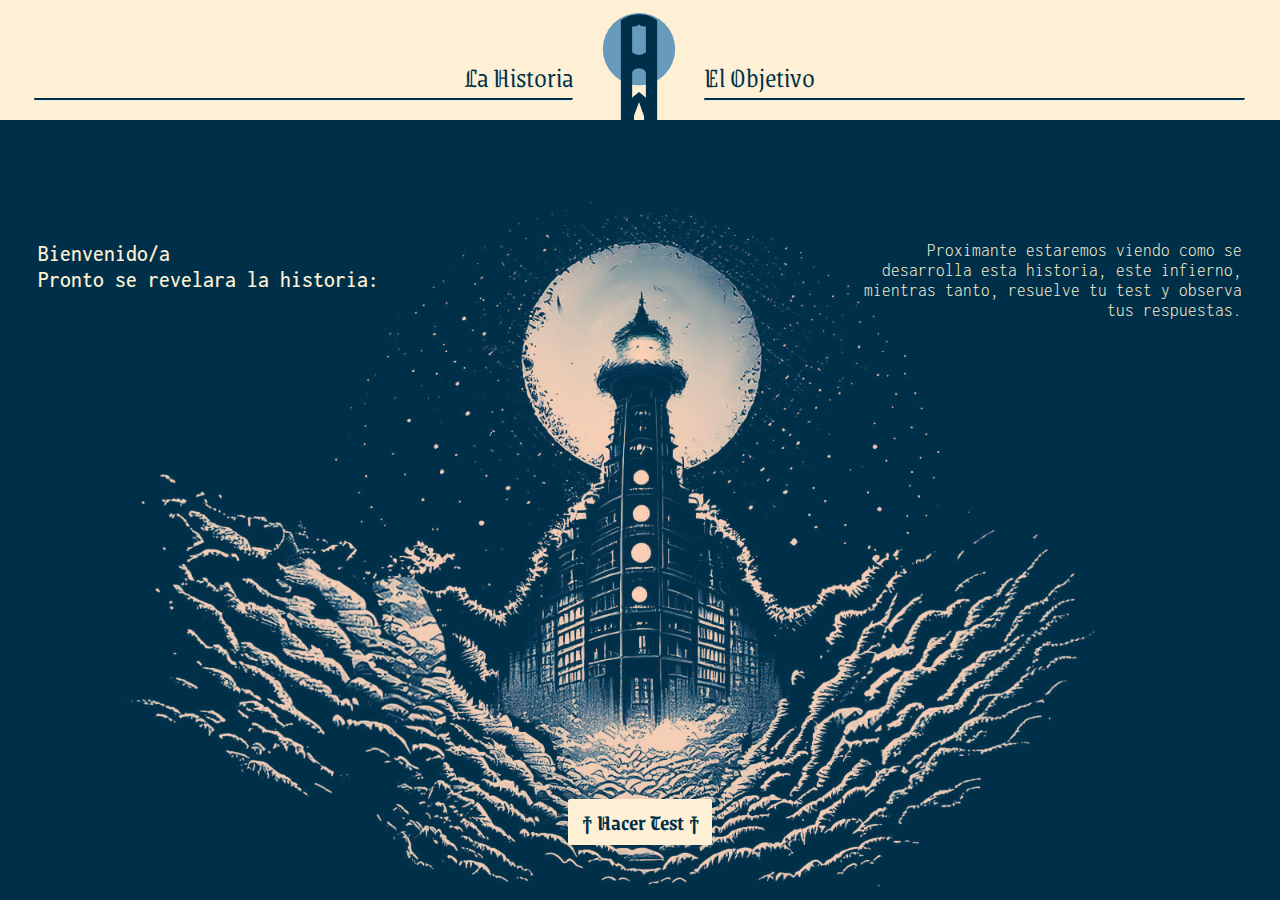
<file: index.html>
<!DOCTYPE html>
<html lang="es">
<head>
	<meta charset="UTF-8">
	<meta name="viewport" content="width=device-width, initial-scale=1.0">
	<title>Bienvenidos al Edificio Asha</title>
	<link rel="stylesheet" type="text/css" href="./css/style.css">
	<link rel="preconnect" href="https://fonts.googleapis.com">
	<link rel="preconnect" href="https://fonts.gstatic.com" crossorigin>
	<link href="https://fonts.googleapis.com/css2?family=Grenze+Gotisch:wght@100..900&family=Inconsolata:wdth,wght@87.5,200..900&display=swap" rel="stylesheet">
</head>
<body class="disable-vertical-scroll">
	<header>
		<nav>
			<ul>
				<li class="link"><a href="index.html">La Historia</a><hr></li>
				<li>
					<?xml version="1.0" encoding="UTF-8"?>
					<svg id="LogoAsha" xmlns="http://www.w3.org/2000/svg" viewBox="0 0 151.12 229.7">
  						<g id="LogoAsha-G" data-name="LogoAsha">
    						<g>
      							<circle class="luna" cx="75.56" cy="75.56" r="75.56"/>
      							<path class="edificio" d="M102.14,8.43c-3.88-1.75-7.98-3.12-12.22-4.08-1.28-.28-2.59-.54-3.9-.74-2.66-.44-5.37-.71-8.12-.79-.77-.04-1.55-.05-2.33-.05s-1.52,0-2.26.04c-2.78.1-5.51.36-8.18.79-1.31.22-2.61.46-3.89.75-4.23.95-8.31,2.31-12.19,4.06-4.02,1.78-7.81,3.97-11.35,6.51v214.78h27.43v-15.2l10.45-28.69v-.03h0s10.45,28.72,10.45,28.72v15.2h27.41V14.92c-3.52-2.53-7.3-4.7-11.29-6.49ZM89.92,176.86l-3.9-3.27-4.61-3.86-5.85-4.91h0s-5.84,4.89-5.84,4.89l-4.6,3.85-3.89,3.27v-52.61c.96-1.9,2.29-3.59,3.89-4.95,2.81-2.42,6.46-3.87,10.45-3.87s7.64,1.45,10.46,3.87c1.61,1.37,2.94,3.06,3.9,4.98v52.61ZM86.02,84.78c-3.11,1.7-6.66,2.67-10.46,2.67s-7.35-.97-10.45-2.67c-1.4-.76-2.7-1.69-3.89-2.73V27.65c1.12.25,2.27.38,3.47.38.14,0,.28,0,.42,0,4.03-.1,7.69-1.69,10.45-4.23,2.76,2.55,6.42,4.16,10.46,4.26.15,0,.29,0,.45,0,1.19,0,2.33-.13,3.45-.37v54.36c-1.19,1.05-2.5,1.96-3.9,2.73Z"/>
   							</g>
  						</g>
					</svg>
				</li>
				<li class="link"><a href="./pages/contexto.html">El Objetivo</a><hr></li>
			</ul>
		</nav>
	</header>
	<main class="home">
		<section>
			<h1>Bienvenido/a<br>Pronto se revelara la historia:</h1>
			<p>Proximante estaremos viendo como se desarrolla esta historia, este infierno, mientras tanto, resuelve tu test y observa tus respuestas.</p>
			<a class="button" href="./pages/test.html">† Hacer Test †</a>
		</section>
	</main>
</body>
</html>
</file>
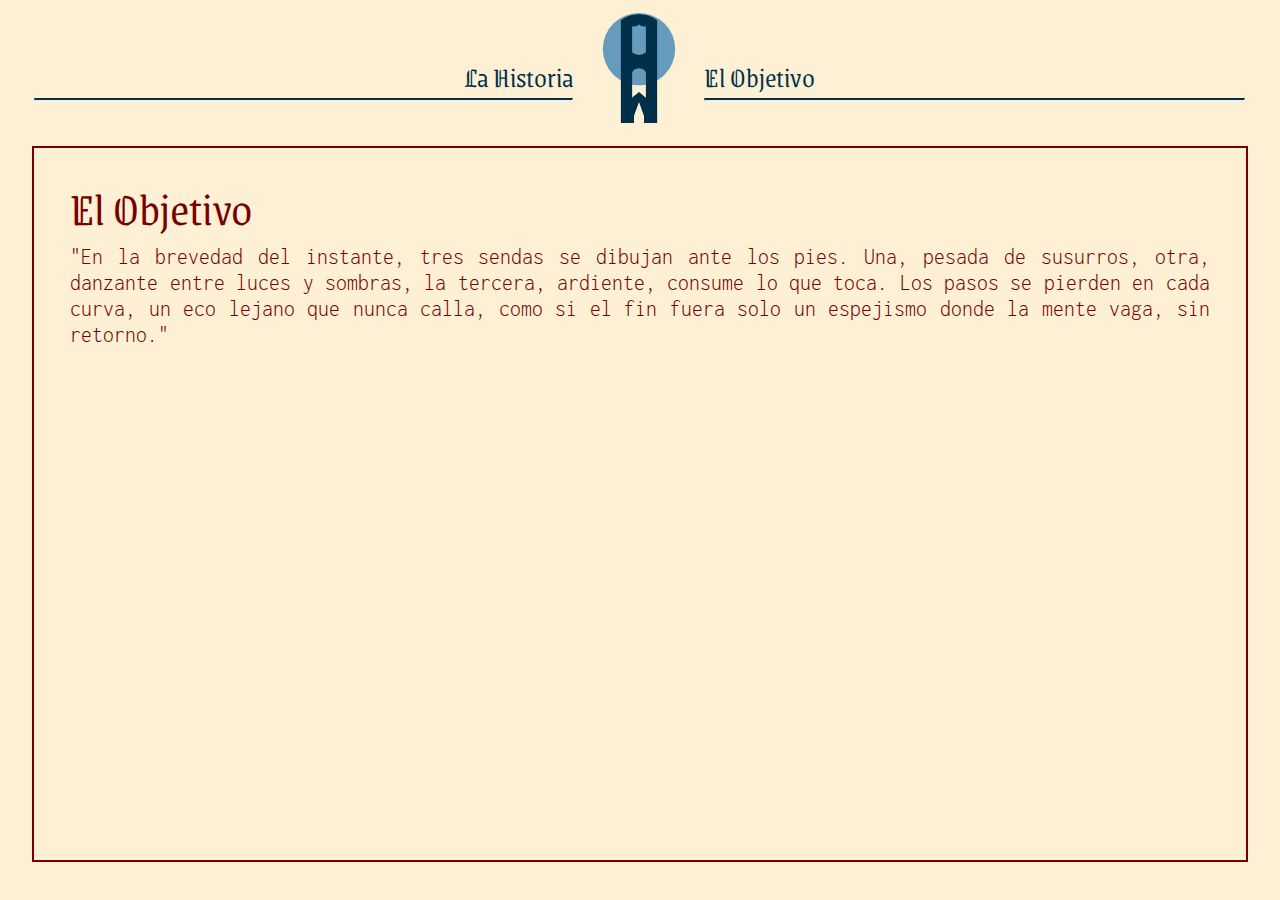
<file: pages/contexto.html>
<!DOCTYPE html>
<html lang="es">
<head>
	<meta charset="UTF-8">
	<meta name="viewport" content="width=device-width, initial-scale=1.0">
	<title>El Objetivo</title>
	<link rel="stylesheet" type="text/css" href="../css/style.css">
	<link rel="preconnect" href="https://fonts.googleapis.com">
	<link rel="preconnect" href="https://fonts.gstatic.com" crossorigin>
	<link href="https://fonts.googleapis.com/css2?family=Grenze+Gotisch:wght@100..900&family=Inconsolata:wdth,wght@87.5,200..900&display=swap" rel="stylesheet">
</head>
<body class="disable-vertical-scroll">
	<header>
		<nav>
			<ul>
				<li class="link"><a href="../index.html">La Historia</a><hr></li>
				<li>
					<?xml version="1.0" encoding="UTF-8"?>
					<svg id="LogoAsha" xmlns="http://www.w3.org/2000/svg" viewBox="0 0 151.12 229.7">
  						<g id="LogoAsha-G" data-name="LogoAsha">
    						<g>
      							<circle class="luna" cx="75.56" cy="75.56" r="75.56"/>
      							<path class="edificio" d="M102.14,8.43c-3.88-1.75-7.98-3.12-12.22-4.08-1.28-.28-2.59-.54-3.9-.74-2.66-.44-5.37-.71-8.12-.79-.77-.04-1.55-.05-2.33-.05s-1.52,0-2.26.04c-2.78.1-5.51.36-8.18.79-1.31.22-2.61.46-3.89.75-4.23.95-8.31,2.31-12.19,4.06-4.02,1.78-7.81,3.97-11.35,6.51v214.78h27.43v-15.2l10.45-28.69v-.03h0s10.45,28.72,10.45,28.72v15.2h27.41V14.92c-3.52-2.53-7.3-4.7-11.29-6.49ZM89.92,176.86l-3.9-3.27-4.61-3.86-5.85-4.91h0s-5.84,4.89-5.84,4.89l-4.6,3.85-3.89,3.27v-52.61c.96-1.9,2.29-3.59,3.89-4.95,2.81-2.42,6.46-3.87,10.45-3.87s7.64,1.45,10.46,3.87c1.61,1.37,2.94,3.06,3.9,4.98v52.61ZM86.02,84.78c-3.11,1.7-6.66,2.67-10.46,2.67s-7.35-.97-10.45-2.67c-1.4-.76-2.7-1.69-3.89-2.73V27.65c1.12.25,2.27.38,3.47.38.14,0,.28,0,.42,0,4.03-.1,7.69-1.69,10.45-4.23,2.76,2.55,6.42,4.16,10.46,4.26.15,0,.29,0,.45,0,1.19,0,2.33-.13,3.45-.37v54.36c-1.19,1.05-2.5,1.96-3.9,2.73Z"/>
   							</g>
  						</g>
					</svg>

				</li>
				<li class="link"><a href="contexto.html">El Objetivo</a><hr></li>
			</ul>
		</nav>
	</header>
	<main class="page">
		<section>
			<h1>El Objetivo</h1>
			<p>"En la brevedad del instante,  
			tres sendas se dibujan ante los pies.  
			Una, pesada de susurros,  
			otra, danzante entre luces y sombras,  
			la tercera, ardiente, consume lo que toca.
			Los pasos se pierden en cada curva,  
			un eco lejano que nunca calla,  
			como si el fin fuera solo un espejismo  
			donde la mente vaga, sin retorno."</p>
		</section>
	</main>
</body>
</html>
</file>
<file: css/style.css>
:root{
	--background:#FDF0D5;
	--asha-red:#780000;
	--asha-light-red:#C1121F;
	--druj-blue:#003049;
	--druj-light-blue:#669BBC;
}
::placeholder{
	color:#7a4545;
}
*{
	margin:0;
	padding:0;
	box-sizing:border-box;
}
a{
	text-decoration:none;
}
body{
	background-color:var(--background);
}
.disable-vertical-scroll{
	display: grid;
    grid-template-rows: 120px calc(100vh - 120px);
}
header{
	width:100%;
	position:relative;
}
header nav{
	display: flex;
	justify-content:center;
	padding-top:1%;
}
header nav ul{
	display: inline-flex;
    width: 100%;
    justify-content: center;
    align-items:flex-end;
    gap:2%;
}
header nav ul .link{
	padding-bottom:2%;
	flex-grow:2;
	display:flex;
	flex-direction: column;
    flex-wrap: nowrap;
}
header nav ul li{
	list-style:none;
}
header nav ul li:first-child{
	align-items: flex-end;
}
header nav ul li:last-child{
	align-items: flex-start;
}
header nav ul li a{
	font-family:"Grenze Gotisch",serif;
	font-size:1.8em;
	font-weight:300;
	text-align: center;
	color:var(--druj-blue);
}
header nav ul li hr{
	width:94%;
	border-top:solid var(--druj-blue) 2px;
}
header nav ul li svg{
	max-height:110px;
	min-width: 80px;
}
header nav ul li svg .luna{
	fill:var(--druj-light-blue);
}
header nav ul li svg .edificio{
	fill:var(--druj-blue);
}
.home{
	background-color:var(--druj-blue);
	background-image:url("../img/edificio.jpg");
	background-position: center bottom;
	background-repeat: no-repeat;
	background-size: contain;
	background-blend-mode: exclusion;
}
.home section{
	height:100%;
	display:grid;
	grid-template-columns:1fr 1fr;
	grid-template-rows:80% 20%;
	grid-template-areas:"titulo parrafo"
	"boton boton";
	padding:0% 3%;
}
.home section h1{
	font-family:"Inconsolata",sans-serif;
	font-size:1.5em;
	font-weight:500;
	font-stretch:semi-condensed;
	text-align: left;
	color:var(--background);
	grid-area:titulo;
	justify-self:flex-start;
	align-self:start;
	margin-top:20%;
}
.home section p{
	font-family:"Inconsolata",sans-serif;
	font-size:1.2em;
	font-weight:300;
	font-stretch:semi-condensed;
	text-align: right;
	color:var(--background);
	grid-area:parrafo;
	width:400px;
	justify-self:flex-end;
	align-self:start;
	margin-top:20%;
}
.home section .button{
	font-family:"Grenze Gotisch",serif;
	font-size:1.4em;
	font-weight:600;
	color:var(--druj-blue);
	background-color:var(--background);
	padding:0.5% 1%;
	border-radius:2px;
	grid-area:boton;
	width: fit-content;
    height: fit-content;
    justify-self:center;
	align-self:center;
}
.page{
	margin-top:2%;
	padding:0% 2.5%;
	margin-bottom:3%;
}
.page section{
	height:100%;
	border:solid var(--asha-red) 2px;
	padding:2% 3%;
}
.page section h1{
	font-family:"Grenze Gotisch",serif;
	font-size:3em;
	font-weight:300;
	text-align:left;
	color:var(--asha-red);
}
.page section p{
	font-family:"Inconsolata",sans-serif;
	font-size:1.5em;
	font-weight:300;
	font-stretch:semi-condensed;
	text-align:justify;
	color:var(--asha-red);
	margin-bottom:1%;
}
.page section hr{
	border-top:solid var(--asha-red) 2px;
}
.page section form{
	margin-top:2%;
}
.page section form fieldset, .page section form div{
	border:none;
	margin-bottom:1%;
	position:relative;
	display:flex;
	flex-direction:row;
    flex-wrap: nowrap;
    justify-content:center;
    align-items: center;
}
.page section form div{
    justify-content: flex-start;
}
.page section form .name-container label{
	font-family:"Inconsolata",sans-serif;
	font-size:1.5em;
	font-weight:300;
	font-stretch:semi-condensed;
	margin-right:0.3em;
	color:var(--asha-red);
}
.page section form .name-container input[type="text"]{
	background-color:transparent;
	border:transparent;
	border-bottom:solid 2px var(--asha-light-red);
	color:var(--asha-light-red);
	font-family:"Inconsolata",sans-serif;
	font-size:1.5em;
	font-weight:300;
	font-stretch:semi-condensed;
	transition:color, border;
	transition-duration:0.3s;
	transition-timing-function:ease-out;
}
.page section form .name-container input[type="text"]:focus,
.page section form .name-container input[type="text"]:focus-visible{
	color:var(--asha-red);
	border-bottom:solid 2px var(--asha-red);
	outline:none;
}
.page section form fieldset legend{
	font-family:"Inconsolata",sans-serif;
	font-size:1.3em;
	font-weight:300;
	font-stretch:semi-condensed;
	text-align:center;
	color:var(--asha-red);
	margin-bottom:1%;
}
.page section form fieldset legend strong{
	font-family:"Grenze Gotisch",serif;
	font-size:2em;
	font-weight:300;
}
.page section form fieldset div{
	display:grid;
  	grid-template-columns:2em auto;
  	gap:0.5em;
  	align-items:center;
  	margin:0 10vw;
}
.page section form fieldset div input[type="radio"]{
 	-webkit-appearance:none;
  	appearance:none;
  	display:grid;
  	place-content:center;
  	background-color:var(--background);
  	margin:0;
  	font:inherit;
  	color:var(--asha-red);
  	width:2em;
  	height:2em;
  	border:solid var(--asha-red) 2px;
  	cursor:pointer;
  	transition:color, border;
	transition-duration:0.3s;
	transition-timing-function:cubic-bezier(0.35, 0.6, 0.57, 0.86);
}
.page section form fieldset div input[type="radio"]:checked{
	color:var(--asha-light-red);
	border:solid var(--asha-light-red) 2px;
}
.page section form fieldset div input[type="radio"]::before{
 	content:"";
 	width:2em;
  	height:2em;
  	transform:scale(0);
  	transition:transform 0.3s cubic-bezier(0.35, 0.6, 0.57, 0.86);
  	box-shadow:inset 2em 2em var(--asha-light-red);
}
.page section form fieldset div input[type="radio"]:checked::before{
	transform:scale(1);
}
.page section form fieldset div label{
	font-family:"Inconsolata",sans-serif;
	font-size:1.3em;
	font-weight:300;
	font-stretch:semi-condensed;
	text-align:center;
	color:var(--asha-red);
	transition:font-weight, color;
	transition-duration:0.3s;
	transition-timing-function:ease-out;
}
.page section form fieldset div input[type="radio"]:checked + label{
	font-weight:500;
	color:var(--asha-light-red);
}
.page section form fieldset .error-message{
	position:absolute;
	right:10%;
	font-style:italic;
	font-size:0.8em;
	padding:1% 1%;
	background-color:var(--asha-red);
	color:var(--background);
	animation:insertMessage 0.4s alternate ease-out forwards;
}
.page section form fieldset .error-message-close{
	animation:removeMessage 0.4s alternate ease-out forwards;
}
.page section form fieldset .error-message p{
	color:inherit;
}
.page section form input[type="submit"]{
	display: block;
    margin-left: auto;
    margin-right: auto;
    font-family:"Grenze Gotisch",serif;
	font-size:1.4em;
	font-weight:600;
	color:var(--asha-red);
	background-color:var(--background);
	border:solid var(--asha-red) 2px;
	padding:0.5% 1%;
	border-radius:2px;
	transition:color, background-color, border;
	transition-duration:0.3s;
	transition-timing-function:ease-out;
	cursor:pointer;
}
.page section form input[type="submit"]:hover{
	color:var(--background);
	background-color:var(--asha-light-red);
	border:solid transparent 2px;
}
/*	RESUMEN 	*/
.page section .contenedor-presentacion-resumen, .page section .contenedor-resumen{
	width:80vw;
	margin-left:auto;
	margin-right:auto;
	margin-top:2%;
}
.page section .contenedor-resumen .resumen{
	display:flex;
	flex-direction:row;
	flex-wrap:nowrap;
	justify-content:flex-start;
	align-items:center;
	gap:2%;
}
.page section .contenedor-presentacion-resumen h2{
	font-family:"Grenze Gotisch",serif;
	font-size:2.5em;
	font-weight:300;
	text-align:left;
	color:var(--druj-blue);
}
.page section .contenedor-resumen h3{
	font-family:"Grenze Gotisch",serif;
	font-size:2.2em;
	font-weight:300;
	text-align:center;
	color:var(--druj-blue);
	margin-bottom:2%;
}
.page section .contenedor-presentacion-resumen p, .page section .contenedor-resumen p{
	color:var(--druj-blue);
}
.page section .contenedor-presentacion-resumen p strong{
	font-weight:500;
}
.page section .contenedor-resumen .respuesta{
	font-weight:500;
	color:var(--background);
	background-color:var(--druj-blue);
	width:50px;
	height:50px;
	display:grid;
	place-items:center;
}
/*	ALERT	*/
.success-alert .swal2-title{
	font-family:"Grenze Gotisch",serif;
	font-size:2.5em;
	font-weight:300;
	color:var(--druj-blue);
}
div:where(.success-alert) .swal2-html-container{
	font-family:"Inconsolata",sans-serif;
	font-stretch:semi-condensed;
	color:var(--druj-blue) !important;
}
.success-alert .swal2-actions .swal2-confirm{
	font-family:"Grenze Gotisch",serif;
	font-size:1.4em;
	font-weight:600;
	color:var(--druj-blue);
	background-color:var(--background);
	border:solid var(--druj-blue) 2px;
	border-radius:2px;
	transition:color, background-color, border;
	transition-duration:0.3s;
	transition-timing-function:ease-out;
}
.success-alert .swal2-actions .swal2-confirm:hover{
	color:var(--background);
	background-color:var(--druj-blue);
	border:solid transparent 2px;
}
/*	ERROR ALERT 	*/
.error-alert .swal2-title{
	font-family:"Grenze Gotisch",serif;
	font-size:2.5em;
	font-weight:300;
	color:var(--background);
}
@keyframes insertMessage{
	to{
		transform:translateX(0%);
		opacity:1;
	}
	from{
		transform:translateX(-20%);
		opacity:0;
	}
}
@keyframes removeMessage{
	to{
		transform:translateX(20%);
		opacity:0;
	}
	from{
		transform:translateX(0%);
		opacity:1;
	}
}
</file>
